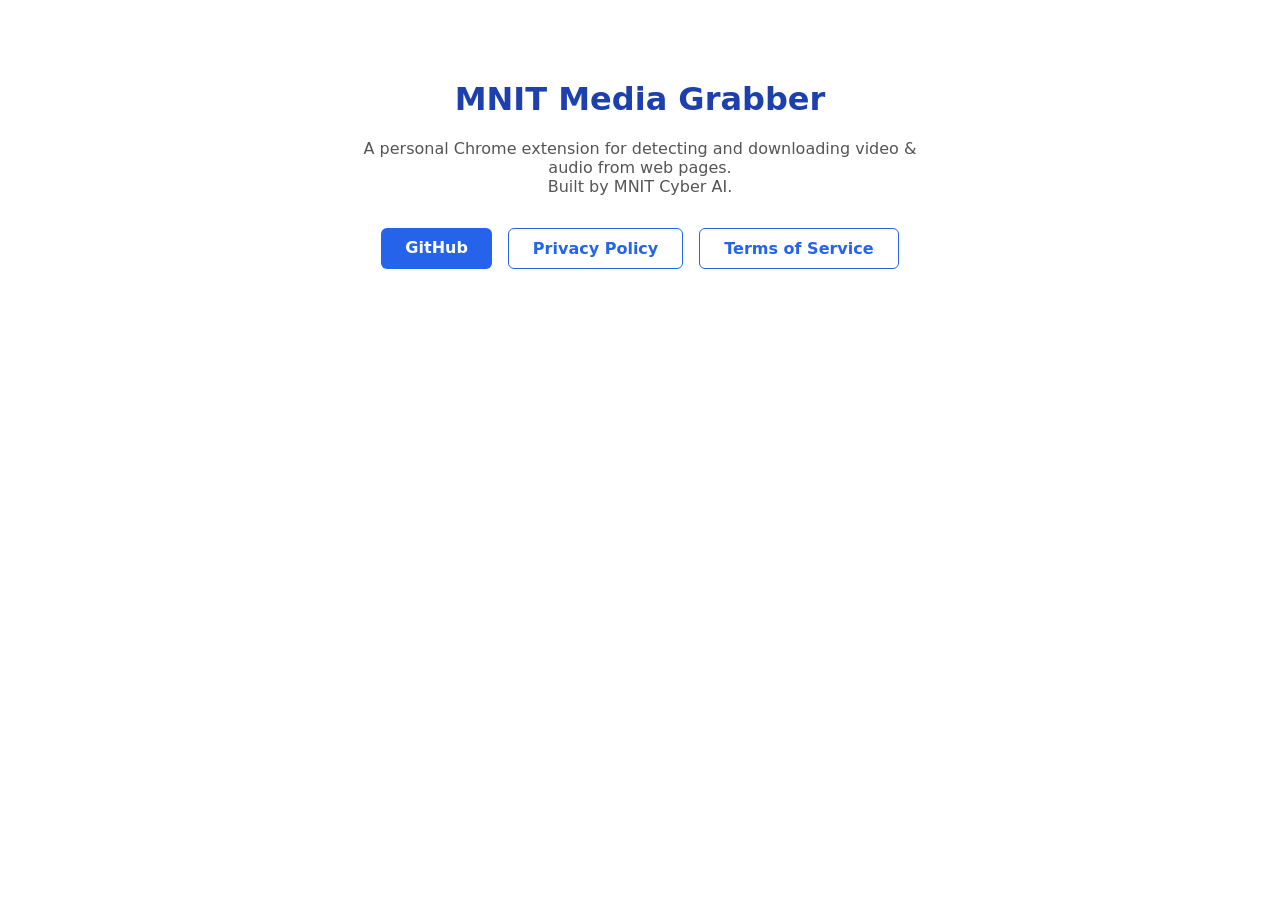
<file: docs/index.html>
<!DOCTYPE html>
<html lang="en">
<head>
  <meta charset="UTF-8">
  <meta name="viewport" content="width=device-width, initial-scale=1.0">
  <title>MNIT Media Grabber</title>
  <style>
    body { font-family: system-ui, sans-serif; max-width: 600px; margin: 80px auto; padding: 0 20px; color: #222; text-align: center; }
    h1 { font-size: 2rem; color: #1e40af; }
    p { color: #555; }
    .links { margin-top: 2rem; display: flex; gap: 1rem; justify-content: center; flex-wrap: wrap; }
    a.btn { padding: 10px 24px; border-radius: 6px; text-decoration: none; font-weight: 600; }
    a.primary { background: #2563eb; color: #fff; }
    a.secondary { border: 1px solid #2563eb; color: #2563eb; }
  </style>
</head>
<body>
  <h1>MNIT Media Grabber</h1>
  <p>A personal Chrome extension for detecting and downloading video &amp; audio from web pages.<br>
  Built by MNIT Cyber AI.</p>
  <div class="links">
    <a class="btn primary" href="https://github.com/vladimirglazman-rgb/mnit-media-grabber">GitHub</a>
    <a class="btn secondary" href="privacy.html">Privacy Policy</a>
    <a class="btn secondary" href="terms.html">Terms of Service</a>
  </div>
</body>
</html>
</file>
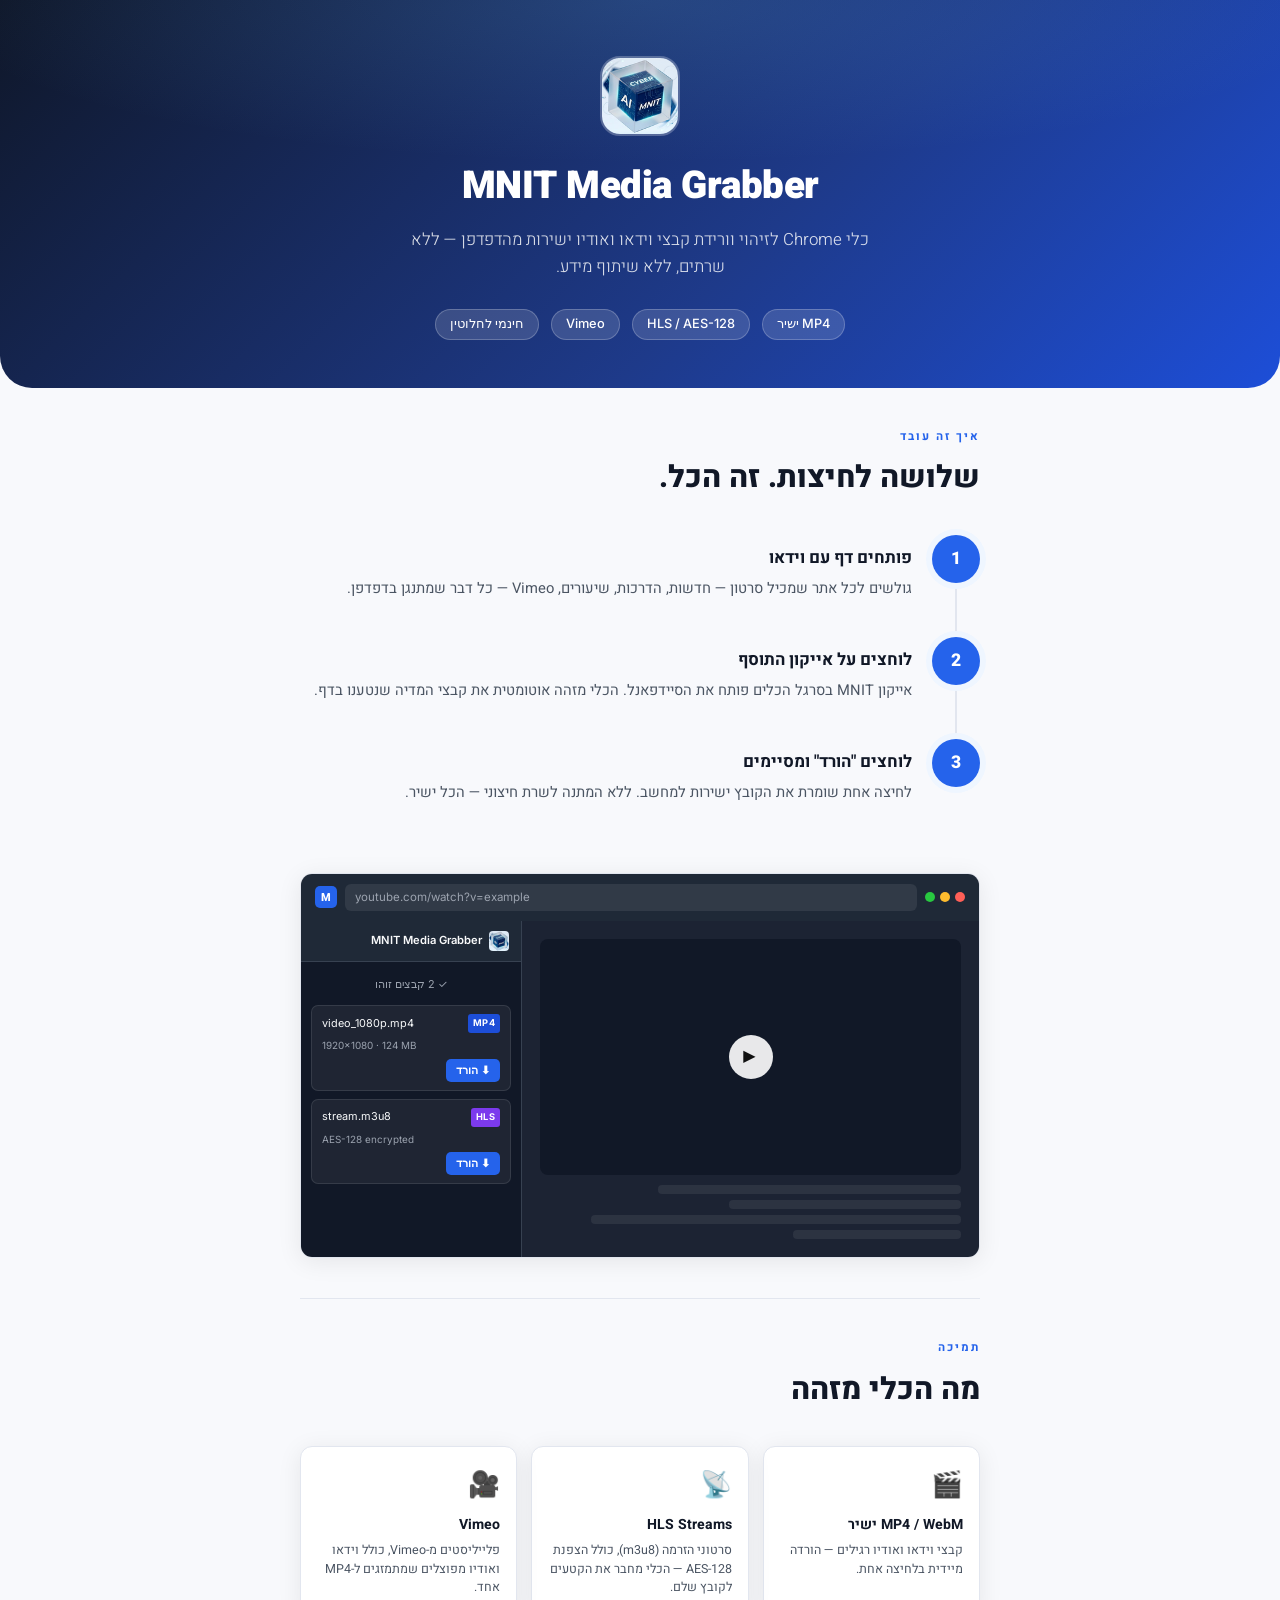
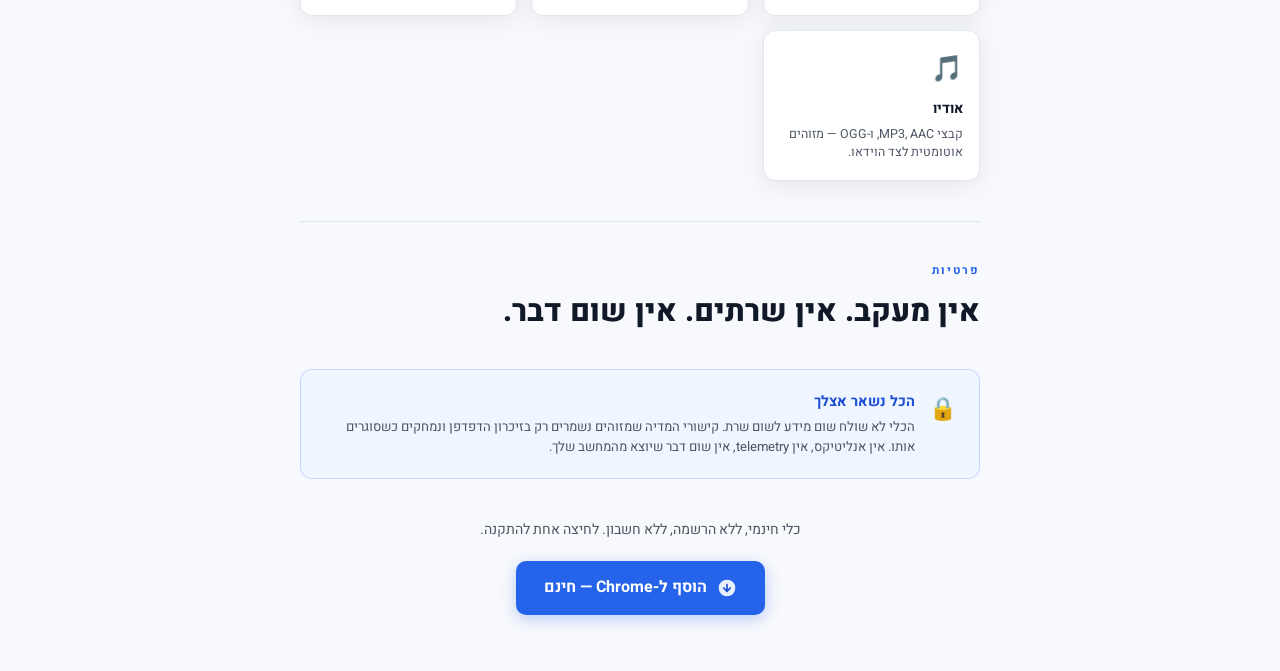
<file: docs/howto.html>
<!DOCTYPE html>
<html lang="he" dir="rtl">
<head>
  <meta charset="UTF-8">
  <meta name="viewport" content="width=device-width, initial-scale=1.0, viewport-fit=cover">
  <title>MNIT Media Grabber — מדריך שימוש</title>

  <!-- Open Graph (WhatsApp / Telegram / iMessage preview) -->
  <meta property="og:type"        content="website">
  <meta property="og:title"       content="MNIT Media Grabber">
  <meta property="og:description" content="הורד סרטונים וקבצי אודיו מכל אתר — ישירות לדפדפן Chrome. חינמי, ללא שרתים, ללא מעקב.">
  <meta property="og:image"       content="https://vladimirglazman-rgb.github.io/mnit-media-grabber/icon128.png">
  <meta property="og:url"         content="https://vladimirglazman-rgb.github.io/mnit-media-grabber/howto.html">
  <meta name="twitter:card"       content="summary">
  <meta name="twitter:title"      content="MNIT Media Grabber">
  <meta name="twitter:description" content="הורד סרטונים וקבצי אודיו מכל אתר — ישירות לדפדפן Chrome.">
  <meta name="twitter:image"      content="https://vladimirglazman-rgb.github.io/mnit-media-grabber/icon128.png">

  <link rel="preconnect" href="https://fonts.googleapis.com">
  <link rel="stylesheet" href="https://fonts.googleapis.com/css2?family=Heebo:wght@300;400;500;700;900&family=Inter:wght@400;500;600&display=swap">

  <style>
    :root {
      --bg:        #F8F9FC;
      --surface:   #FFFFFF;
      --border:    #E2E6EF;
      --fg:        #111827;
      --fg2:       #4B5563;
      --fg3:       #9CA3AF;
      --accent:    #2563EB;
      --accent-lt: #EFF6FF;
      --accent-dk: #1D4ED8;
      --panel-bg:  #111827;
      --panel-hd:  #1F2937;
      --panel-bd:  #374151;
      --panel-fg:  #F9FAFB;
      --panel-fg2: #9CA3AF;
      --radius:    12px;
      --shadow:    0 4px 24px rgba(0,0,0,.08);
    }
    @media (prefers-color-scheme: dark) {
      :root {
        --bg: #0D1117; --surface: #161B22; --border: #30363D;
        --fg: #E6EDF3; --fg2: #8B949E; --fg3: #484F58;
        --accent: #4493F8; --accent-lt: #1C2A3F; --accent-dk: #58A6FF;
        --shadow: 0 4px 24px rgba(0,0,0,.4);
        color-scheme: dark;
      }
    }

    *, *::before, *::after { box-sizing: border-box; margin: 0; padding: 0 }
    html, body { min-height: 100% }
    body {
      font-family: 'Heebo', system-ui, sans-serif;
      background: var(--bg);
      color: var(--fg);
      direction: rtl;
      line-height: 1.6;
      padding-inline: 16px;
    }

    .hero {
      background: linear-gradient(135deg, #0F1729 0%, #1E3A8A 60%, #1D4ED8 100%);
      color: #fff;
      padding: 56px 24px 48px;
      border-radius: 0 0 32px 32px;
      margin-inline: -16px;
      text-align: center;
      position: relative;
      overflow: hidden;
    }
    .hero::before {
      content: '';
      position: absolute;
      inset: 0;
      background: radial-gradient(ellipse 80% 60% at 50% 0%, rgba(99,179,237,.18) 0%, transparent 70%);
    }
    .hero-icon {
      width: 80px; height: 80px;
      border-radius: 20px;
      margin: 0 auto 20px;
      overflow: hidden;
      position: relative;
      border: 2px solid rgba(255,255,255,.25);
    }
    .hero-icon img { width: 100%; height: 100%; object-fit: cover }
    .hero h1 {
      font-size: clamp(1.6rem, 5vw, 2.4rem);
      font-weight: 900;
      letter-spacing: -.5px;
      margin-bottom: 10px;
      position: relative;
    }
    .hero p {
      font-size: 1.05rem;
      opacity: .82;
      max-width: 480px;
      margin: 0 auto 28px;
      font-weight: 300;
      position: relative;
    }
    .hero-badge {
      display: inline-flex;
      gap: 12px;
      flex-wrap: wrap;
      justify-content: center;
      position: relative;
    }
    .hero-badge span {
      background: rgba(255,255,255,.14);
      border: 1px solid rgba(255,255,255,.22);
      border-radius: 20px;
      padding: 4px 14px;
      font-size: .8rem;
      font-family: 'Inter', sans-serif;
      font-weight: 500;
    }

    .section { max-width: 680px; margin: 0 auto; padding-block: 40px 0 }
    .section-label {
      font-size: .72rem;
      font-weight: 700;
      letter-spacing: 2px;
      text-transform: uppercase;
      color: var(--accent);
      margin-bottom: 8px;
    }
    .section-title {
      font-size: clamp(1.4rem, 4vw, 1.9rem);
      font-weight: 800;
      color: var(--fg);
      text-wrap: balance;
      margin-bottom: 32px;
    }

    .steps { display: flex; flex-direction: column; gap: 0 }
    .step {
      display: grid;
      grid-template-columns: 48px 1fr;
      gap: 0 20px;
      position: relative;
    }
    .step:not(:last-child)::before {
      content: '';
      position: absolute;
      right: 23px;
      top: 52px;
      bottom: -12px;
      width: 2px;
      background: var(--border);
    }
    .step-num {
      width: 48px; height: 48px; flex-shrink: 0;
      background: var(--accent);
      color: #fff;
      border-radius: 50%;
      display: flex; align-items: center; justify-content: center;
      font-size: 1.1rem; font-weight: 800;
      position: relative; z-index: 1;
      box-shadow: 0 0 0 6px var(--accent-lt);
    }
    .step-body { padding-bottom: 36px }
    .step-body h3 { font-size: 1.05rem; font-weight: 700; margin-bottom: 5px; margin-top: 10px }
    .step-body p { font-size: .92rem; color: var(--fg2); line-height: 1.65 }

    .mockup-wrap {
      max-width: 680px;
      margin: 32px auto 0;
      background: var(--surface);
      border: 1px solid var(--border);
      border-radius: var(--radius);
      overflow: hidden;
      box-shadow: var(--shadow);
    }
    .mockup-bar {
      background: #1F2937;
      padding: 10px 14px;
      display: flex; align-items: center; gap: 8px;
    }
    .mockup-dots { display: flex; gap: 5px }
    .mockup-dots span { width: 10px; height: 10px; border-radius: 50% }
    .mockup-dots span:nth-child(1) { background: #FF5F57 }
    .mockup-dots span:nth-child(2) { background: #FEBC2E }
    .mockup-dots span:nth-child(3) { background: #28C840 }
    .mockup-url {
      flex: 1;
      background: rgba(255,255,255,.08);
      border-radius: 6px;
      padding: 4px 10px;
      font-size: .72rem;
      font-family: 'Inter', monospace;
      color: #9CA3AF;
      direction: ltr;
      text-align: left;
    }
    .mockup-ext {
      width: 22px; height: 22px;
      background: #2563EB;
      border-radius: 5px;
      display: flex; align-items: center; justify-content: center;
      font-size: 11px; color: #fff; font-weight: 800;
      flex-shrink: 0;
      animation: pulse 2s ease infinite;
    }
    @keyframes pulse {
      0%,100% { box-shadow: 0 0 0 0 rgba(37,99,235,.5) }
      50% { box-shadow: 0 0 0 5px rgba(37,99,235,0) }
    }
    .mockup-content {
      display: grid;
      grid-template-columns: 1fr 220px;
      min-height: 260px;
    }
    @media (max-width: 520px) { .mockup-content { grid-template-columns: 1fr } }
    .mockup-page {
      background: #1C2333;
      padding: 18px;
      display: flex; flex-direction: column; gap: 10px;
      border-left: 1px solid #374151;
    }
    .video-placeholder {
      background: #111827;
      border-radius: 8px;
      aspect-ratio: 16/9;
      max-width: 100%;
      display: flex; align-items: center; justify-content: center;
    }
    .video-placeholder::after {
      content: '▶';
      width: 44px; height: 44px;
      background: rgba(255,255,255,.9);
      border-radius: 50%;
      display: flex; align-items: center; justify-content: center;
      font-size: 16px; color: #111;
      padding-right: 2px;
    }
    .page-lines { display: flex; flex-direction: column; gap: 6px }
    .page-line { height: 9px; border-radius: 4px; background: rgba(255,255,255,.07) }

    .side-panel {
      background: #111827;
      color: #F9FAFB;
      display: flex; flex-direction: column;
      font-size: .78rem;
    }
    .panel-header {
      background: #1F2937;
      padding: 10px 12px;
      border-bottom: 1px solid #374151;
      display: flex; align-items: center; gap: 7px;
    }
    .panel-logo {
      width: 20px; height: 20px;
      border-radius: 4px;
      overflow: hidden;
      flex-shrink: 0;
    }
    .panel-logo img { width: 100%; height: 100%; object-fit: cover }
    .panel-header span {
      font-size: .7rem; font-weight: 600; color: #F9FAFB;
      font-family: 'Inter', sans-serif; direction: ltr;
    }
    .panel-body { padding: 10px; flex: 1; display: flex; flex-direction: column; gap: 8px }
    .panel-status { font-size: .68rem; color: #9CA3AF; text-align: center; padding: 4px; font-family: 'Inter', sans-serif }
    .media-item {
      background: rgba(255,255,255,.06);
      border: 1px solid rgba(255,255,255,.1);
      border-radius: 7px;
      padding: 8px 10px;
      display: flex; flex-direction: column; gap: 5px;
      animation: fadeIn .4s ease both;
    }
    .media-item:nth-child(2) { animation-delay: .6s }
    .media-item:nth-child(3) { animation-delay: 1.1s }
    @keyframes fadeIn {
      from { opacity: 0; transform: translateY(6px) }
      to   { opacity: 1; transform: translateY(0) }
    }
    .media-item-top { display: flex; align-items: center; gap: 6px }
    .media-type-badge {
      font-size: .58rem; font-weight: 700;
      font-family: 'Inter', monospace;
      padding: 2px 5px; border-radius: 3px;
      letter-spacing: .5px; flex-shrink: 0;
    }
    .badge-mp4 { background: #1D4ED8; color: #fff }
    .badge-hls { background: #7C3AED; color: #fff }
    .media-name {
      font-size: .68rem; color: #F9FAFB;
      font-family: 'Inter', sans-serif;
      direction: ltr; white-space: nowrap;
      overflow: hidden; text-overflow: ellipsis; flex: 1;
    }
    .media-meta { font-size: .62rem; color: #9CA3AF; font-family: 'Inter', sans-serif; direction: ltr }
    .btn-download {
      background: #2563EB; color: #fff; border: none;
      border-radius: 5px; padding: 5px 10px;
      font-size: .66rem; font-weight: 600;
      cursor: pointer;
      display: flex; align-items: center; gap: 4px;
      font-family: 'Inter', sans-serif;
      align-self: flex-start;
    }

    .formats-grid {
      display: grid;
      grid-template-columns: repeat(auto-fit, minmax(180px, 1fr));
      gap: 14px;
    }
    .format-card {
      background: var(--surface);
      border: 1px solid var(--border);
      border-radius: var(--radius);
      padding: 18px 16px;
      box-shadow: var(--shadow);
    }
    .format-icon { font-size: 1.6rem; margin-bottom: 8px }
    .format-title { font-size: .88rem; font-weight: 700; margin-bottom: 4px; color: var(--fg) }
    .format-desc { font-size: .78rem; color: var(--fg2); line-height: 1.5 }

    .privacy-block {
      background: var(--accent-lt);
      border: 1px solid rgba(37,99,235,.2);
      border-radius: var(--radius);
      padding: 20px 22px;
      display: flex; gap: 14px; align-items: flex-start;
    }
    .privacy-icon { font-size: 1.4rem; flex-shrink: 0; margin-top: 2px }
    .privacy-block h4 { font-size: .9rem; font-weight: 700; color: var(--accent-dk); margin-bottom: 4px }
    .privacy-block p { font-size: .82rem; color: var(--fg2); line-height: 1.55 }

    .cta-wrap { text-align: center; padding: 40px 20px 56px; max-width: 480px; margin: 0 auto }
    .cta-wrap p { font-size: .88rem; color: var(--fg2); margin-bottom: 20px }
    .btn-install {
      display: inline-flex; align-items: center; gap: 10px;
      background: var(--accent); color: #fff;
      text-decoration: none;
      padding: 14px 28px; border-radius: 10px;
      font-size: 1rem; font-weight: 700;
      box-shadow: 0 4px 16px rgba(37,99,235,.3);
    }

    .divider { height: 1px; background: var(--border); max-width: 680px; margin: 40px auto 0 }
  </style>
</head>
<body>

<!-- HERO -->
<div class="hero">
  <div class="hero-icon">
    <img src="icon128.png" alt="MNIT Media Grabber icon">
  </div>
  <h1>MNIT Media Grabber</h1>
  <p>כלי Chrome לזיהוי וורידת קבצי וידאו ואודיו ישירות מהדפדפן — ללא שרתים, ללא שיתוף מידע.</p>
  <div class="hero-badge">
    <span>MP4 ישיר</span>
    <span>HLS / AES-128</span>
    <span>Vimeo</span>
    <span>חינמי לחלוטין</span>
  </div>
</div>

<!-- HOW IT WORKS -->
<div class="section">
  <div class="section-label">איך זה עובד</div>
  <div class="section-title">שלושה לחיצות. זה הכל.</div>
  <div class="steps">
    <div class="step">
      <div class="step-num">1</div>
      <div class="step-body">
        <h3>פותחים דף עם וידאו</h3>
        <p>גולשים לכל אתר שמכיל סרטון — חדשות, הדרכות, שיעורים, Vimeo — כל דבר שמתנגן בדפדפן.</p>
      </div>
    </div>
    <div class="step">
      <div class="step-num">2</div>
      <div class="step-body">
        <h3>לוחצים על אייקון התוסף</h3>
        <p>אייקון MNIT בסרגל הכלים פותח את הסיידפאנל. הכלי מזהה אוטומטית את קבצי המדיה שנטענו בדף.</p>
      </div>
    </div>
    <div class="step">
      <div class="step-num">3</div>
      <div class="step-body">
        <h3>לוחצים "הורד" ומסיימים</h3>
        <p>לחיצה אחת שומרת את הקובץ ישירות למחשב. ללא המתנה לשרת חיצוני — הכל ישיר.</p>
      </div>
    </div>
  </div>
</div>

<!-- BROWSER MOCKUP -->
<div class="mockup-wrap">
  <div class="mockup-bar">
    <div class="mockup-dots"><span></span><span></span><span></span></div>
    <div class="mockup-url">youtube.com/watch?v=example</div>
    <div class="mockup-ext">M</div>
  </div>
  <div class="mockup-content">
    <div class="mockup-page">
      <div class="video-placeholder"></div>
      <div class="page-lines">
        <div class="page-line" style="width:72%"></div>
        <div class="page-line" style="width:55%"></div>
        <div class="page-line" style="width:88%"></div>
        <div class="page-line" style="width:40%"></div>
      </div>
    </div>
    <div class="side-panel">
      <div class="panel-header">
        <div class="panel-logo"><img src="icon128.png" alt=""></div>
        <span>MNIT Media Grabber</span>
      </div>
      <div class="panel-body">
        <div class="panel-status">✓ 2 קבצים זוהו</div>
        <div class="media-item">
          <div class="media-item-top">
            <span class="media-type-badge badge-mp4">MP4</span>
            <span class="media-name">video_1080p.mp4</span>
          </div>
          <div class="media-meta">1920×1080 · 124 MB</div>
          <button class="btn-download">⬇ הורד</button>
        </div>
        <div class="media-item">
          <div class="media-item-top">
            <span class="media-type-badge badge-hls">HLS</span>
            <span class="media-name">stream.m3u8</span>
          </div>
          <div class="media-meta">AES-128 encrypted</div>
          <button class="btn-download">⬇ הורד</button>
        </div>
      </div>
    </div>
  </div>
</div>

<div class="divider"></div>

<!-- FORMATS -->
<div class="section">
  <div class="section-label">תמיכה</div>
  <div class="section-title">מה הכלי מזהה</div>
  <div class="formats-grid">
    <div class="format-card">
      <div class="format-icon">🎬</div>
      <div class="format-title">MP4 / WebM ישיר</div>
      <div class="format-desc">קבצי וידאו ואודיו רגילים — הורדה מיידית בלחיצה אחת.</div>
    </div>
    <div class="format-card">
      <div class="format-icon">📡</div>
      <div class="format-title">HLS Streams</div>
      <div class="format-desc">סרטוני הזרמה (m3u8), כולל הצפנת AES-128 — הכלי מחבר את הקטעים לקובץ שלם.</div>
    </div>
    <div class="format-card">
      <div class="format-icon">🎥</div>
      <div class="format-title">Vimeo</div>
      <div class="format-desc">פלייליסטים מ-Vimeo, כולל וידאו ואודיו מפוצלים שמתמזגים ל-MP4 אחד.</div>
    </div>
    <div class="format-card">
      <div class="format-icon">🎵</div>
      <div class="format-title">אודיו</div>
      <div class="format-desc">קבצי MP3, AAC, ו-OGG — מזוהים אוטומטית לצד הוידאו.</div>
    </div>
  </div>
</div>

<div class="divider"></div>

<!-- PRIVACY -->
<div class="section" style="padding-bottom:0">
  <div class="section-label">פרטיות</div>
  <div class="section-title">אין מעקב. אין שרתים. אין שום דבר.</div>
  <div class="privacy-block">
    <div class="privacy-icon">🔒</div>
    <div>
      <h4>הכל נשאר אצלך</h4>
      <p>הכלי לא שולח שום מידע לשום שרת. קישורי המדיה שמזוהים נשמרים רק בזיכרון הדפדפן ונמחקים כשסוגרים אותו. אין אנליטיקס, אין telemetry, אין שום דבר שיוצא מהמחשב שלך.</p>
    </div>
  </div>
</div>

<!-- CTA -->
<div class="cta-wrap">
  <p>כלי חינמי, ללא הרשמה, ללא חשבון. לחיצה אחת להתקנה.</p>
  <a class="btn-install"
     href="https://chromewebstore.google.com/detail/mnit-media-grabber/aplagchkcncggiibcfchajffegnbokli"
     target="_blank" rel="noopener">
    <svg width="20" height="20" viewBox="0 0 24 24" fill="none">
      <circle cx="12" cy="12" r="10" fill="#fff" opacity=".9"/>
      <path d="M12 8v8M8 12l4 4 4-4" stroke="#1D4ED8" stroke-width="2" stroke-linecap="round" stroke-linejoin="round"/>
    </svg>
    הוסף ל-Chrome — חינם
  </a>
</div>

</body>
</html>
</file>
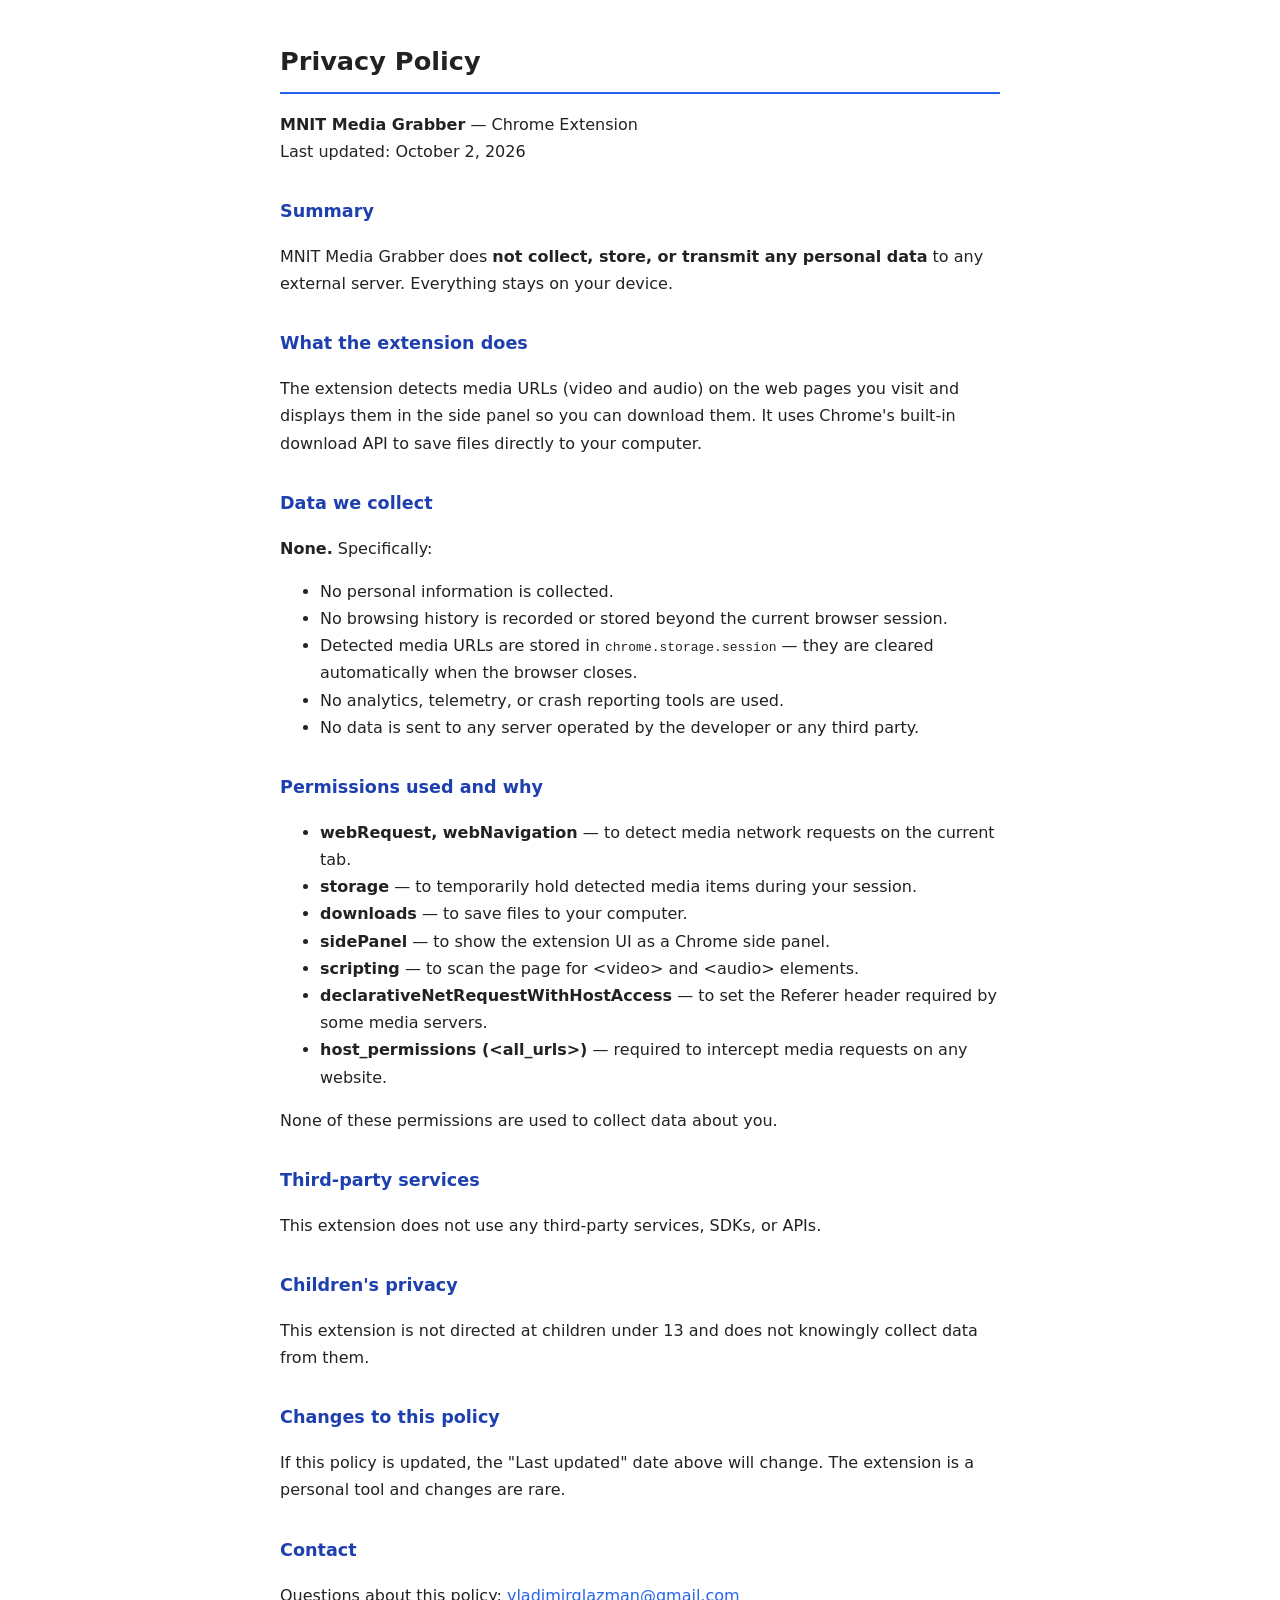
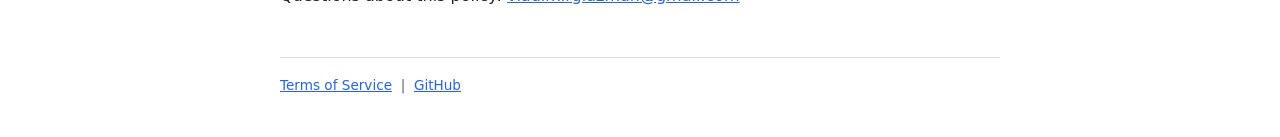
<file: docs/privacy.html>
<!DOCTYPE html>
<html lang="en">
<head>
  <meta charset="UTF-8">
  <meta name="viewport" content="width=device-width, initial-scale=1.0">
  <title>Privacy Policy — MNIT Media Grabber</title>
  <style>
    body { font-family: system-ui, sans-serif; max-width: 720px; margin: 40px auto; padding: 0 20px; color: #222; line-height: 1.7; }
    h1 { font-size: 1.6rem; border-bottom: 2px solid #2563eb; padding-bottom: 8px; }
    h2 { font-size: 1.1rem; margin-top: 2rem; color: #1e40af; }
    a { color: #2563eb; }
    footer { margin-top: 3rem; font-size: 0.85rem; color: #666; border-top: 1px solid #ddd; padding-top: 1rem; }
  </style>
</head>
<body>
  <h1>Privacy Policy</h1>
  <p><strong>MNIT Media Grabber</strong> — Chrome Extension<br>
  Last updated: October 2, 2026</p>

  <h2>Summary</h2>
  <p>MNIT Media Grabber does <strong>not collect, store, or transmit any personal data</strong> to any external server. Everything stays on your device.</p>

  <h2>What the extension does</h2>
  <p>The extension detects media URLs (video and audio) on the web pages you visit and displays them in the side panel so you can download them. It uses Chrome's built-in download API to save files directly to your computer.</p>

  <h2>Data we collect</h2>
  <p><strong>None.</strong> Specifically:</p>
  <ul>
    <li>No personal information is collected.</li>
    <li>No browsing history is recorded or stored beyond the current browser session.</li>
    <li>Detected media URLs are stored in <code>chrome.storage.session</code> — they are cleared automatically when the browser closes.</li>
    <li>No analytics, telemetry, or crash reporting tools are used.</li>
    <li>No data is sent to any server operated by the developer or any third party.</li>
  </ul>

  <h2>Permissions used and why</h2>
  <ul>
    <li><strong>webRequest, webNavigation</strong> — to detect media network requests on the current tab.</li>
    <li><strong>storage</strong> — to temporarily hold detected media items during your session.</li>
    <li><strong>downloads</strong> — to save files to your computer.</li>
    <li><strong>sidePanel</strong> — to show the extension UI as a Chrome side panel.</li>
    <li><strong>scripting</strong> — to scan the page for &lt;video&gt; and &lt;audio&gt; elements.</li>
    <li><strong>declarativeNetRequestWithHostAccess</strong> — to set the Referer header required by some media servers.</li>
    <li><strong>host_permissions (&lt;all_urls&gt;)</strong> — required to intercept media requests on any website.</li>
  </ul>
  <p>None of these permissions are used to collect data about you.</p>

  <h2>Third-party services</h2>
  <p>This extension does not use any third-party services, SDKs, or APIs.</p>

  <h2>Children's privacy</h2>
  <p>This extension is not directed at children under 13 and does not knowingly collect data from them.</p>

  <h2>Changes to this policy</h2>
  <p>If this policy is updated, the "Last updated" date above will change. The extension is a personal tool and changes are rare.</p>

  <h2>Contact</h2>
  <p>Questions about this policy: <a href="mailto:vladimirglazman@gmail.com">vladimirglazman@gmail.com</a></p>

  <footer>
    <a href="terms.html">Terms of Service</a> &nbsp;|&nbsp;
    <a href="https://github.com/vladimirglazman-rgb/mnit-media-grabber">GitHub</a>
  </footer>
</body>
</html>
</file>
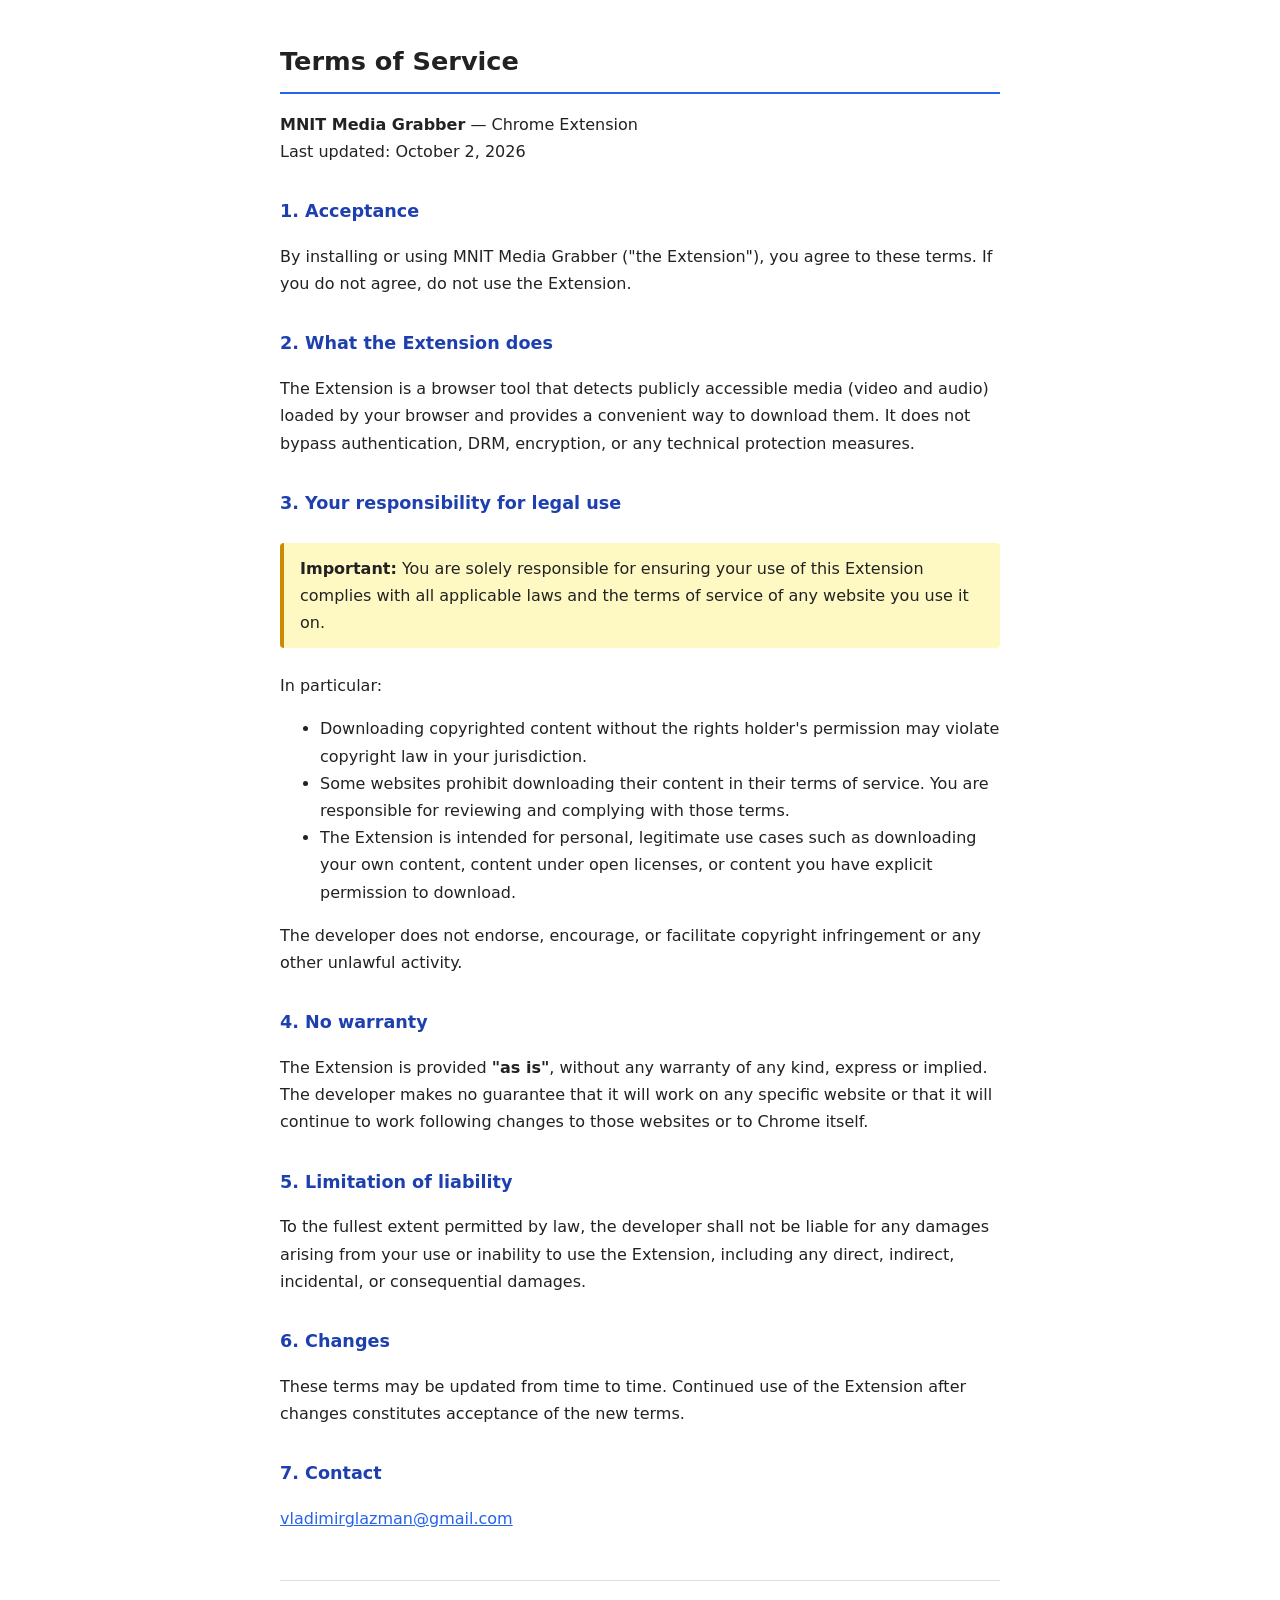
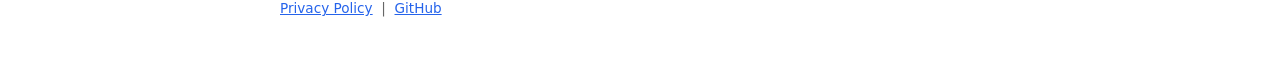
<file: docs/terms.html>
<!DOCTYPE html>
<html lang="en">
<head>
  <meta charset="UTF-8">
  <meta name="viewport" content="width=device-width, initial-scale=1.0">
  <title>Terms of Service — MNIT Media Grabber</title>
  <style>
    body { font-family: system-ui, sans-serif; max-width: 720px; margin: 40px auto; padding: 0 20px; color: #222; line-height: 1.7; }
    h1 { font-size: 1.6rem; border-bottom: 2px solid #2563eb; padding-bottom: 8px; }
    h2 { font-size: 1.1rem; margin-top: 2rem; color: #1e40af; }
    a { color: #2563eb; }
    .notice { background: #fef9c3; border-left: 4px solid #ca8a04; padding: 12px 16px; border-radius: 4px; margin: 1.5rem 0; }
    footer { margin-top: 3rem; font-size: 0.85rem; color: #666; border-top: 1px solid #ddd; padding-top: 1rem; }
  </style>
</head>
<body>
  <h1>Terms of Service</h1>
  <p><strong>MNIT Media Grabber</strong> — Chrome Extension<br>
  Last updated: October 2, 2026</p>

  <h2>1. Acceptance</h2>
  <p>By installing or using MNIT Media Grabber ("the Extension"), you agree to these terms. If you do not agree, do not use the Extension.</p>

  <h2>2. What the Extension does</h2>
  <p>The Extension is a browser tool that detects publicly accessible media (video and audio) loaded by your browser and provides a convenient way to download them. It does not bypass authentication, DRM, encryption, or any technical protection measures.</p>

  <h2>3. Your responsibility for legal use</h2>
  <div class="notice">
    <strong>Important:</strong> You are solely responsible for ensuring your use of this Extension complies with all applicable laws and the terms of service of any website you use it on.
  </div>
  <p>In particular:</p>
  <ul>
    <li>Downloading copyrighted content without the rights holder's permission may violate copyright law in your jurisdiction.</li>
    <li>Some websites prohibit downloading their content in their terms of service. You are responsible for reviewing and complying with those terms.</li>
    <li>The Extension is intended for personal, legitimate use cases such as downloading your own content, content under open licenses, or content you have explicit permission to download.</li>
  </ul>
  <p>The developer does not endorse, encourage, or facilitate copyright infringement or any other unlawful activity.</p>

  <h2>4. No warranty</h2>
  <p>The Extension is provided <strong>"as is"</strong>, without any warranty of any kind, express or implied. The developer makes no guarantee that it will work on any specific website or that it will continue to work following changes to those websites or to Chrome itself.</p>

  <h2>5. Limitation of liability</h2>
  <p>To the fullest extent permitted by law, the developer shall not be liable for any damages arising from your use or inability to use the Extension, including any direct, indirect, incidental, or consequential damages.</p>

  <h2>6. Changes</h2>
  <p>These terms may be updated from time to time. Continued use of the Extension after changes constitutes acceptance of the new terms.</p>

  <h2>7. Contact</h2>
  <p><a href="mailto:vladimirglazman@gmail.com">vladimirglazman@gmail.com</a></p>

  <footer>
    <a href="privacy.html">Privacy Policy</a> &nbsp;|&nbsp;
    <a href="https://github.com/vladimirglazman-rgb/mnit-media-grabber">GitHub</a>
  </footer>
</body>
</html>
</file>
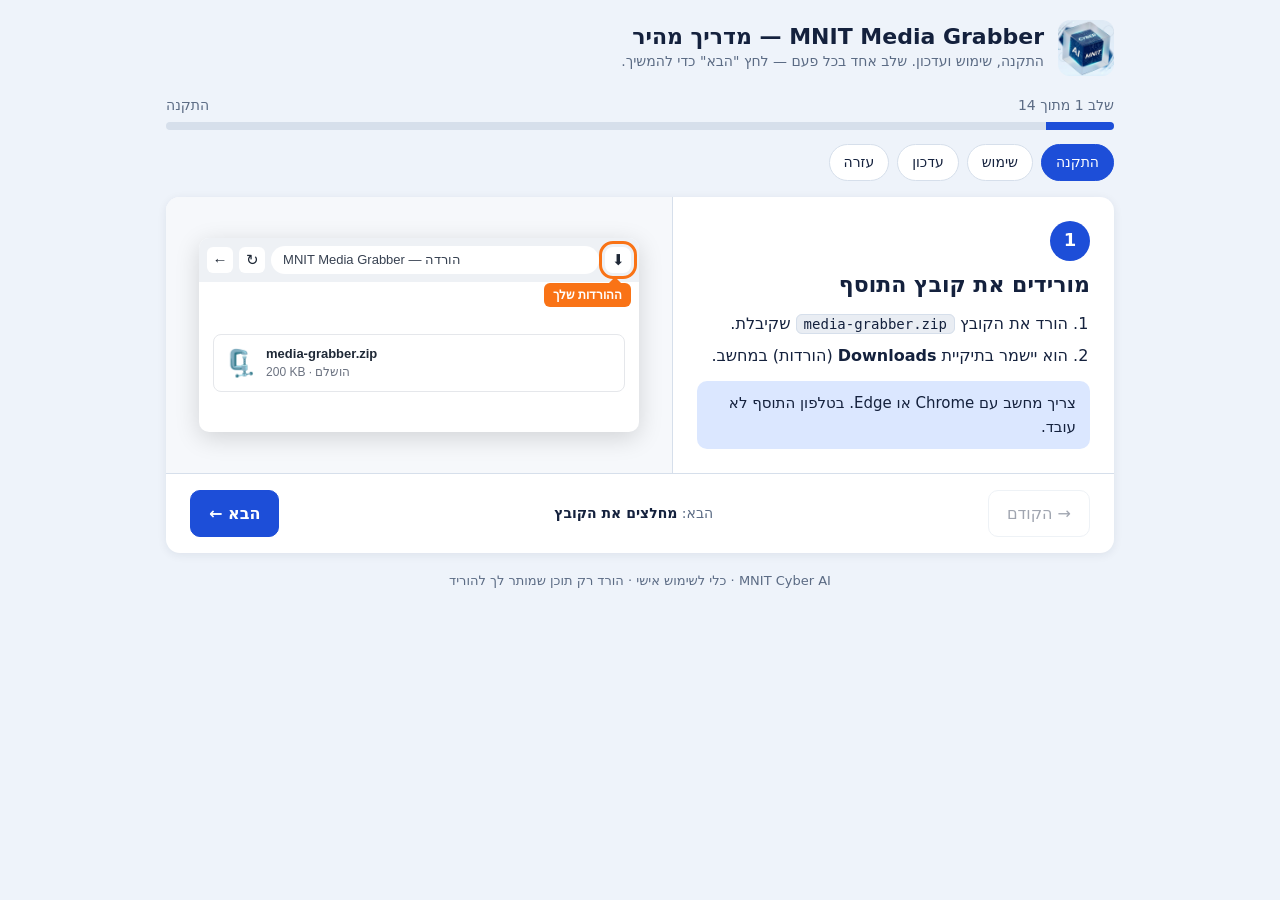
<file: extension/guide.html>
<!doctype html>
<html lang="he" dir="rtl">
<head>
<meta charset="utf-8">
<meta name="viewport" content="width=device-width, initial-scale=1">
<title>MNIT Media Grabber — מדריך</title>
<style>
  :root {
    --bg: #eef3fa; --card: #ffffff; --text: #14213d; --muted: #5b6b84; --border: #d6dfeb;
    --accent: #1d4ed8; --accent-soft: #dbe7ff; --ok: #15803d; --warn-bg: #fff7e0; --warn: #8a5a00;
    --mock-bg: #f6f8fb; --mock-bar: #e9edf3; --ring: #f97316;
  }
  @media (prefers-color-scheme: dark) {
    :root {
      --bg: #0f1726; --card: #182235; --text: #e8eef8; --muted: #9fb0c8; --border: #2b3a55;
      --accent: #5b8cff; --accent-soft: #22335a; --ok: #4ade80; --warn-bg: #3a2f12; --warn: #fcd34d;
      --mock-bg: #111a2b; --mock-bar: #1d2940;
    }
  }
  * { box-sizing: border-box; }
  html, body { margin: 0; }
  body { background: var(--bg); color: var(--text); font: 16px/1.6 "Segoe UI", system-ui, Arial, sans-serif; }
  .wrap { max-width: 980px; margin: 0 auto; padding: 20px 16px 40px; }

  header.top { display: flex; align-items: center; gap: 14px; margin-bottom: 18px; }
  header.top img { width: 56px; height: 56px; border-radius: 12px; }
  header.top h1 { margin: 0; font-size: 22px; line-height: 1.2; }
  header.top .sub { color: var(--muted); font-size: 14px; }

  .progress-wrap { margin-bottom: 14px; }
  .progress-text { display: flex; justify-content: space-between; font-size: 14px; color: var(--muted); margin-bottom: 6px; }
  .progress { height: 8px; background: var(--border); border-radius: 4px; overflow: hidden; }
  .progress > div { height: 100%; background: var(--accent); transition: width .3s; }

  nav.sections { display: flex; gap: 8px; flex-wrap: wrap; margin-bottom: 16px; }
  nav.sections button {
    border: 1px solid var(--border); background: var(--card); color: var(--text);
    border-radius: 999px; padding: 6px 14px; font: inherit; font-size: 14px; cursor: pointer;
  }
  nav.sections button.on { background: var(--accent); border-color: var(--accent); color: #fff; }

  .step { background: var(--card); border-radius: 14px; box-shadow: 0 2px 10px rgba(20,33,61,.08); overflow: hidden; }
  .step-grid { display: grid; grid-template-columns: 1fr 1.15fr; }
  @media (max-width: 760px) { .step-grid { grid-template-columns: 1fr; } }
  .text { padding: 24px; }
  .num { display: inline-flex; align-items: center; justify-content: center; width: 40px; height: 40px; border-radius: 50%;
         background: var(--accent); color: #fff; font-weight: 700; font-size: 18px; margin-bottom: 10px; }
  .text h2 { margin: 0 0 12px; font-size: 22px; line-height: 1.3; }
  .text ol, .text ul { padding-inline-start: 22px; margin: 0 0 12px; }
  .text li { margin-bottom: 6px; }
  .tip { background: var(--accent-soft); border-radius: 10px; padding: 10px 14px; font-size: 15px; margin-top: 12px; }
  .warn { background: var(--warn-bg); color: var(--warn); border-radius: 10px; padding: 10px 14px; font-size: 15px; margin-top: 12px; }
  .done-check { color: var(--ok); font-weight: 600; margin-top: 12px; }
  code, .kbd { direction: ltr; unicode-bidi: isolate; background: var(--mock-bar); border: 1px solid var(--border);
               border-radius: 6px; padding: 1px 7px; font-family: Consolas, monospace; font-size: 14px; }
  .copy { margin-inline-start: 6px; border: 1px solid var(--accent); color: var(--accent); background: transparent;
          border-radius: 6px; padding: 2px 10px; font: inherit; font-size: 13px; cursor: pointer; }

  .visual { background: var(--mock-bg); padding: 22px; display: flex; align-items: center; justify-content: center; border-inline-start: 1px solid var(--border); }
  @media (max-width: 760px) { .visual { border-inline-start: 0; border-top: 1px solid var(--border); } }

  .controls { display: flex; justify-content: space-between; align-items: center; gap: 10px; padding: 16px 24px; border-top: 1px solid var(--border); }
  .btn { border: 1px solid var(--border); background: var(--card); color: var(--text); border-radius: 10px;
         padding: 10px 18px; font: inherit; cursor: pointer; }
  .btn.primary { background: var(--accent); border-color: var(--accent); color: #fff; font-weight: 600; }
  .btn:disabled { opacity: .4; cursor: default; }
  .next-hint { color: var(--muted); font-size: 14px; text-align: center; flex: 1; }
  .next-hint b { color: var(--text); }

  /* ---- mock UI (LTR, like English Chrome/Windows) ---- */
  .mock { direction: ltr; width: 100%; max-width: 440px; background: #fff; color: #1f2937; border-radius: 10px;
          box-shadow: 0 6px 24px rgba(0,0,0,.15); overflow: visible; font: 13px/1.4 "Segoe UI", Arial, sans-serif; position: relative; }
  .m-bar { display: flex; align-items: center; gap: 6px; background: #eef1f5; padding: 8px; border-radius: 10px 10px 0 0; }
  .m-url { flex: 1; background: #fff; border-radius: 16px; padding: 5px 12px; color: #374151; white-space: nowrap; overflow: hidden; }
  .m-ico { width: 26px; height: 26px; border-radius: 6px; display: inline-flex; align-items: center; justify-content: center; font-size: 15px; background: #fff; }
  .m-ico img { width: 18px; height: 18px; border-radius: 3px; }
  .m-body { padding: 14px; min-height: 150px; position: relative; }
  .m-row { display: flex; align-items: center; justify-content: space-between; gap: 8px; margin-bottom: 10px; }
  .m-title { font-size: 17px; font-weight: 600; }
  .m-btn { border: 1px solid #c7d2fe; color: #1d4ed8; border-radius: 16px; padding: 4px 12px; background: #fff; display: inline-block; }
  .m-btn.solid { background: #2563eb; color: #fff; border-color: #2563eb; font-weight: 600; text-align: center; }
  .m-toggle { width: 34px; height: 18px; border-radius: 9px; background: #9ca3af; position: relative; display: inline-block; vertical-align: middle; }
  .m-toggle::after { content: ""; position: absolute; top: 2px; left: 2px; width: 14px; height: 14px; border-radius: 50%; background: #fff; }
  .m-toggle.on { background: #2563eb; }
  .m-toggle.on::after { left: 18px; }
  .m-card { border: 1px solid #e5e7eb; border-radius: 8px; padding: 10px; display: flex; gap: 10px; align-items: center; margin-top: 8px; background: #fff; }
  .m-card img { width: 34px; height: 34px; border-radius: 6px; }
  .m-card .grow { flex: 1; }
  .m-muted { color: #6b7280; font-size: 12px; }
  .m-menu { position: absolute; background: #fff; border: 1px solid #d1d5db; border-radius: 8px; box-shadow: 0 6px 18px rgba(0,0,0,.18); padding: 6px 0; min-width: 190px; z-index: 2; }
  .m-menu div { padding: 6px 14px; }
  .m-menu div.sep { border-top: 1px solid #e5e7eb; padding: 0; margin: 4px 0; }
  .m-file { display: flex; align-items: center; gap: 8px; padding: 6px 8px; border-radius: 6px; }
  .m-file.sel { background: #dbeafe; }
  .m-panel { border-left: 1px solid #e5e7eb; background: #f3f4f6; padding: 10px; }
  .m-item { background: #fff; border-radius: 8px; padding: 10px; box-shadow: 0 1px 2px rgba(0,0,0,.08); }
  .m-video { background: #111827; color: #fff; border-radius: 8px; height: 110px; display: flex; align-items: center; justify-content: center; font-size: 34px; }
  .m-dialog { border: 1px solid #d1d5db; border-radius: 8px; overflow: hidden; }
  .m-dialog .head { background: #f3f4f6; padding: 6px 10px; font-weight: 600; }
  .m-dialog .foot { display: flex; justify-content: flex-end; gap: 8px; padding: 8px; background: #f9fafb; border-top: 1px solid #e5e7eb; }

  /* the pointer: ring + label showing exactly where to click */
  .target { position: relative; outline: 3px solid var(--ring); outline-offset: 3px; border-radius: 8px; animation: ring 1.4s ease-in-out infinite; }
  @keyframes ring { 0%,100% { outline-color: rgba(249,115,22,1); } 50% { outline-color: rgba(249,115,22,.25); } }
  .pin-label { position: absolute; z-index: 3; background: var(--ring); color: #fff; font: 600 12px/1 "Segoe UI", Arial, sans-serif;
               padding: 6px 9px; border-radius: 6px; white-space: nowrap; direction: rtl; pointer-events: none; }
  .pin-label.below { top: calc(100% + 10px); }
  .pin-label.above { bottom: calc(100% + 10px); }
  .pin-label.left { right: calc(100% + 10px); top: 50%; transform: translateY(-50%); }
  .pin-label.below.r, .pin-label.above.r { right: 0; }
  .pin-label.below.l, .pin-label.above.l { left: 0; }
  .pin-label::after { content: ""; position: absolute; border: 6px solid transparent; }
  .pin-label.below::after { bottom: 100%; border-bottom-color: var(--ring); }
  .pin-label.above::after { top: 100%; border-top-color: var(--ring); }
  .pin-label.below.r::after, .pin-label.above.r::after { right: 10px; }
  .pin-label.below.l::after, .pin-label.above.l::after { left: 10px; }
  .pin-label.inside { right: 8px; top: 50%; transform: translateY(-50%); }
  .pin-label.inside::after { display: none; }
  .pin-label.left::after { left: 100%; top: 50%; transform: translateY(-50%); border-left-color: var(--ring); }

  footer.foot { text-align: center; color: var(--muted); font-size: 13px; margin-top: 18px; }
</style>
</head>
<body>
<div class="wrap">
  <header class="top">
    <img src="icons/logo256.png" alt="MNIT">
    <div>
      <h1>MNIT Media Grabber — מדריך מהיר</h1>
      <div class="sub">התקנה, שימוש ועדכון. שלב אחד בכל פעם — לחץ "הבא" כדי להמשיך.</div>
    </div>
  </header>

  <div class="progress-wrap">
    <div class="progress-text"><span id="stepOf"></span><span id="sectionName"></span></div>
    <div class="progress"><div id="bar"></div></div>
  </div>

  <nav class="sections" id="sections"></nav>

  <section class="step" id="step" aria-live="polite">
    <div class="step-grid">
      <div class="text" id="text"></div>
      <div class="visual" id="visual"></div>
    </div>
    <div class="controls">
      <button class="btn" id="prev">→ הקודם</button>
      <div class="next-hint" id="nextHint"></div>
      <button class="btn primary" id="next">הבא ←</button>
    </div>
  </section>

  <footer class="foot">MNIT Cyber AI · כלי לשימוש אישי · הורד רק תוכן שמותר לך להוריד</footer>
</div>

<script src="guide.js"></script>
</body>
</html>
</file>
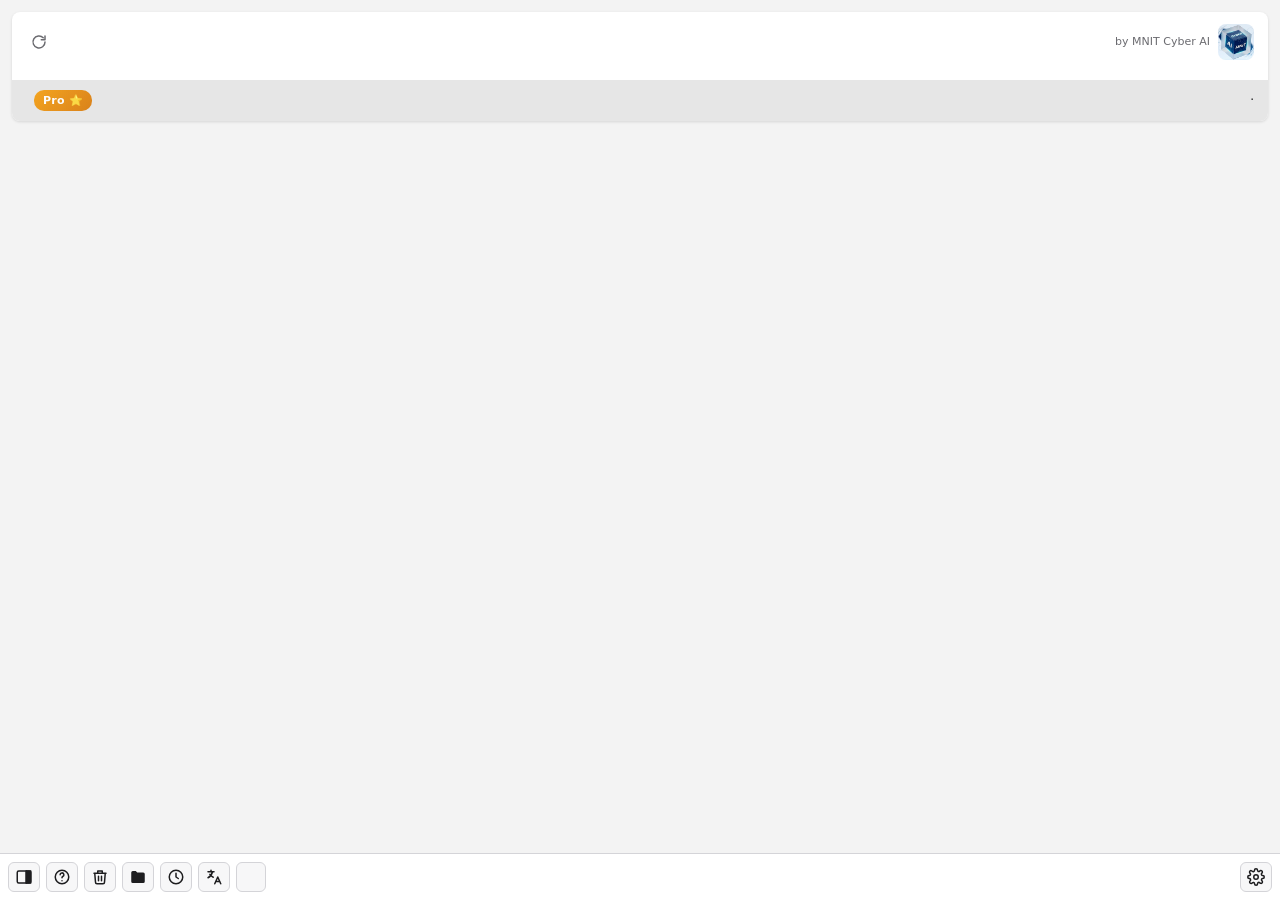
<file: extension/sidepanel.html>
<!doctype html>
<html lang="he" dir="rtl">
<head>
  <meta charset="utf-8">
  <meta name="viewport" content="width=device-width, initial-scale=1">
  <title>MNIT Media Grabber</title>
  <link rel="stylesheet" href="sidepanel.css">
</head>
<body>
  <div class="app">
    <header class="card">
      <div class="card-head">
        <img src="icons/logo256.png" alt="MNIT" class="logo-sm">
        <div class="brand"><strong data-i18n="appName"></strong><span class="by">by MNIT Cyber AI</span></div>
        <button id="btnRefresh" class="icon-btn" data-i18n-title="refresh">
          <svg viewBox="0 0 24 24"><path d="M20 12a8 8 0 1 1-2.34-5.66M20 4v5h-5"/></svg>
        </button>
      </div>
      <div class="card-body">
        <div id="tabTitle" class="tab-title"></div>
      </div>
      <div class="card-foot">
        <span><span data-i18n="versionLabel"></span> <b id="versionNum" dir="ltr"></b> · <span data-i18n="versionValue"></span></span>
        <div class="card-foot-right">
          <button id="btnPro" class="pro-badge">⭐ Pro</button>
          <span id="countLabel" class="count"></span>
        </div>
      </div>
    </header>

    <main id="main"></main>

    <footer class="toolbar">
      <button id="btnSettings" class="tb" data-i18n-title="settings">
        <svg viewBox="0 0 24 24"><circle cx="12" cy="12" r="3"/><path d="M19.4 15a1.7 1.7 0 0 0 .3 1.8l.1.1a2 2 0 1 1-2.8 2.8l-.1-.1a1.7 1.7 0 0 0-1.8-.3 1.7 1.7 0 0 0-1 1.5V21a2 2 0 1 1-4 0v-.1a1.7 1.7 0 0 0-1.1-1.5 1.7 1.7 0 0 0-1.8.3l-.1.1a2 2 0 1 1-2.8-2.8l.1-.1a1.7 1.7 0 0 0 .3-1.8 1.7 1.7 0 0 0-1.5-1H3a2 2 0 1 1 0-4h.1a1.7 1.7 0 0 0 1.5-1.1 1.7 1.7 0 0 0-.3-1.8l-.1-.1a2 2 0 1 1 2.8-2.8l.1.1a1.7 1.7 0 0 0 1.8.3H9a1.7 1.7 0 0 0 1-1.5V3a2 2 0 1 1 4 0v.1a1.7 1.7 0 0 0 1 1.5 1.7 1.7 0 0 0 1.8-.3l.1-.1a2 2 0 1 1 2.8 2.8l-.1.1a1.7 1.7 0 0 0-.3 1.8V9a1.7 1.7 0 0 0 1.5 1H21a2 2 0 1 1 0 4h-.1a1.7 1.7 0 0 0-1.5 1z"/></svg>
      </button>
      <div class="spacer"></div>
      <button id="btnNoVideo" class="tb text" data-i18n="noVideo"></button>
      <button id="btnLang" class="tb" data-i18n-title="language">
        <svg viewBox="0 0 24 24"><path d="M4 5h8M8 3v2m2 0c-.8 3.5-3 6.5-6 8m2.5-4.5c1 1.6 2.6 3 4.5 3.8M13 21l4-9 4 9m-6.8-3h5.6"/></svg>
      </button>
      <button id="btnHistory" class="tb" data-i18n-title="history">
        <svg viewBox="0 0 24 24"><circle cx="12" cy="12" r="9"/><path d="M12 7v5l3 2"/></svg>
      </button>
      <button id="btnFolder" class="tb" data-i18n-title="openFolder">
        <svg viewBox="0 0 24 24" class="filled"><path d="M3 6a2 2 0 0 1 2-2h4l2 2h8a2 2 0 0 1 2 2v10a2 2 0 0 1-2 2H5a2 2 0 0 1-2-2z"/></svg>
      </button>
      <button id="btnClear" class="tb" data-i18n-title="clearList">
        <svg viewBox="0 0 24 24"><path d="M4 7h16M10 11v6M14 11v6M5 7l1 12a2 2 0 0 0 2 2h8a2 2 0 0 0 2-2l1-12M9 7V4h6v3"/></svg>
      </button>
      <button id="btnHelp" class="tb" data-i18n-title="help">
        <svg viewBox="0 0 24 24"><circle cx="12" cy="12" r="9"/><path d="M9.5 9a2.5 2.5 0 1 1 3.5 2.3c-.7.3-1 .9-1 1.7M12 17h.01"/></svg>
      </button>
      <button id="btnClose" class="tb" data-i18n-title="closePanel">
        <svg viewBox="0 0 24 24"><rect x="3" y="4" width="18" height="16" rx="2"/><path d="M15 4v16" /><rect x="15" y="4" width="6" height="16" class="fill-rect"/></svg>
      </button>
    </footer>
  </div>
  <script type="module" src="sidepanel.js"></script>
</body>
</html>
</file>
<file: extension/sidepanel.css>
:root {
  --bg: #f3f3f3;
  --card: #ffffff;
  --card-foot: #e6e6e6;
  --text: #1d1d1f;
  --muted: #6b6b70;
  --border: #d4d4d8;
  --accent: #2563eb;
  --accent-text: #ffffff;
  --ok: #15803d;
  --err: #b91c1c;
  --warn: #a16207;
  --btn: #f7f7f8;
  --btn-hover: #ececef;
}
@media (prefers-color-scheme: dark) {
  :root {
    --bg: #1c1c1f;
    --card: #2a2a2e;
    --card-foot: #232326;
    --text: #f2f2f3;
    --muted: #a1a1aa;
    --border: #3f3f46;
    --accent: #3b82f6;
    --ok: #4ade80;
    --err: #f87171;
    --warn: #facc15;
    --btn: #2f2f33;
    --btn-hover: #3a3a3f;
  }
}

* { box-sizing: border-box; }
html, body { margin: 0; height: 100%; }
body {
  background: var(--bg);
  color: var(--text);
  font: 14px/1.45 "Segoe UI", system-ui, -apple-system, Arial, sans-serif;
}
button { font: inherit; color: inherit; cursor: pointer; }
svg { width: 18px; height: 18px; fill: none; stroke: currentColor; stroke-width: 2; stroke-linecap: round; stroke-linejoin: round; }
svg.filled { fill: currentColor; stroke: none; }
svg .fill-rect { fill: currentColor; }

.app { display: flex; flex-direction: column; height: 100%; }

/* Top card */
.card {
  margin: 12px;
  background: var(--card);
  border-radius: 8px;
  box-shadow: 0 1px 3px rgba(0,0,0,.12);
  overflow: hidden;
  flex-shrink: 0;
}
.card-head { display: flex; align-items: center; gap: 8px; padding: 12px 14px 4px; font-size: 15px; }
.brand { flex: 1; display: flex; flex-direction: column; line-height: 1.2; }
.brand .by { font-size: 11px; color: var(--muted); font-weight: 400; }
.logo-sm { width: 36px; height: 36px; border-radius: 8px; object-fit: cover; }
.card-body { padding: 4px 14px 12px; }
.tab-title { color: var(--muted); white-space: nowrap; overflow: hidden; text-overflow: ellipsis; }
.card-foot {
  display: flex; justify-content: space-between; align-items: center;
  background: var(--card-foot); padding: 10px 14px; font-size: 12px;
}
.card-foot-right { display: flex; align-items: center; gap: 8px; }
.count { font-weight: 600; }
.pro-badge {
  border: 0; background: linear-gradient(135deg, #f59e0b, #d97706);
  color: #fff; border-radius: 10px; padding: 3px 9px; font-size: 11px;
  font-weight: 700; cursor: default; letter-spacing: .3px; line-height: 1.4;
  opacity: .9;
}
.pro-badge:hover { opacity: 1; filter: brightness(1.06); }

.icon-btn {
  border: 0; background: transparent; padding: 4px; border-radius: 50%;
  display: inline-flex; color: var(--muted);
}
.icon-btn:hover { background: var(--btn-hover); color: var(--text); }

/* Main area */
main { flex: 1; overflow-y: auto; padding: 0 12px 12px; }

.empty {
  height: 100%; min-height: 180px;
  display: flex; flex-direction: column; align-items: center; justify-content: center; gap: 8px;
  color: var(--text); text-align: center;
}
.empty img { width: 88px; height: 88px; border-radius: 16px; animation: pulse 1.8s ease-in-out infinite; }
.empty .hint { color: var(--muted); font-size: 12px; max-width: 260px; }
@keyframes pulse { 0%,100% { transform: scale(1); opacity: 1; } 50% { transform: scale(.9); opacity: .7; } }

.item {
  background: var(--card); border-radius: 8px; padding: 12px;
  margin-bottom: 8px; box-shadow: 0 1px 2px rgba(0,0,0,.08);
}
.item-top { display: flex; gap: 10px; align-items: flex-start; }
.kind {
  flex-shrink: 0; width: 38px; height: 38px; border-radius: 8px;
  display: flex; align-items: center; justify-content: center;
  background: var(--btn); font-size: 11px; font-weight: 700; color: var(--muted);
}
.info { flex: 1; min-width: 0; }
.name { font-weight: 600; white-space: nowrap; overflow: hidden; text-overflow: ellipsis; }
.meta { color: var(--muted); font-size: 12px; white-space: nowrap; overflow: hidden; text-overflow: ellipsis; direction: ltr; text-align: start; unicode-bidi: plaintext; }
[dir=rtl] .meta { text-align: right; }
select { direction: ltr; }
.note { font-size: 12px; margin-top: 4px; color: var(--warn); }
.note.err { color: var(--err); }
.note.ok { color: var(--ok); }

.row { display: flex; gap: 8px; margin-top: 10px; align-items: center; }
select {
  flex: 1; min-width: 0; padding: 7px 8px; border-radius: 6px;
  border: 1px solid var(--border); background: var(--btn); color: var(--text); font: inherit;
}
.btn {
  border: 1px solid var(--border); background: var(--btn);
  border-radius: 18px; padding: 7px 14px; white-space: nowrap;
}
.btn:hover { background: var(--btn-hover); }
.btn.primary { background: var(--accent); border-color: var(--accent); color: var(--accent-text); font-weight: 600; flex: 1; }
.btn.primary:hover { filter: brightness(1.08); }
.btn:disabled { opacity: .5; cursor: default; }

.progress { height: 6px; background: var(--btn-hover); border-radius: 3px; overflow: hidden; margin-top: 10px; }
.bar { height: 100%; width: 0; background: var(--accent); transition: width .2s; }
.status { font-size: 12px; margin-top: 4px; color: var(--muted); }
.status.ok { color: var(--ok); }
.status.err { color: var(--err); }

/* Sub views */
.view-head { display: flex; align-items: center; gap: 8px; margin: 4px 0 12px; }
.view-head h2 { font-size: 16px; margin: 0; flex: 1; }
.panel { background: var(--card); border-radius: 8px; padding: 14px; box-shadow: 0 1px 2px rgba(0,0,0,.08); }
.field { display: block; margin-bottom: 14px; }
.field span { display: block; margin-bottom: 4px; }
.field input[type=text], .field input[type=number] {
  width: 100%; padding: 7px 8px; border: 1px solid var(--border); border-radius: 6px;
  background: var(--btn); color: var(--text); font: inherit;
}
.check { display: flex; align-items: center; gap: 8px; margin-bottom: 14px; }
.check input { width: 16px; height: 16px; }
.help p, .help li { margin: 0 0 8px; }
.help ul, .help ol { padding-inline-start: 20px; margin: 0 0 8px; }
.hist-item { padding: 10px 0; border-bottom: 1px solid var(--border); cursor: pointer; }
.hist-item:last-child { border-bottom: 0; }
.hist-item:hover .name { color: var(--accent); }

/* Bottom toolbar */
.toolbar {
  display: flex; align-items: center; gap: 6px;
  padding: 8px; background: var(--card); border-top: 1px solid var(--border);
  flex-shrink: 0;
}
.spacer { flex: 1; }
.tb {
  border: 1px solid var(--border); background: var(--btn); border-radius: 6px;
  height: 30px; min-width: 30px; padding: 0 6px;
  display: inline-flex; align-items: center; justify-content: center;
}
.tb:hover, .tb.active { background: var(--btn-hover); }
.tb.text { padding: 0 10px; font-size: 13px; white-space: nowrap; }
</file>
